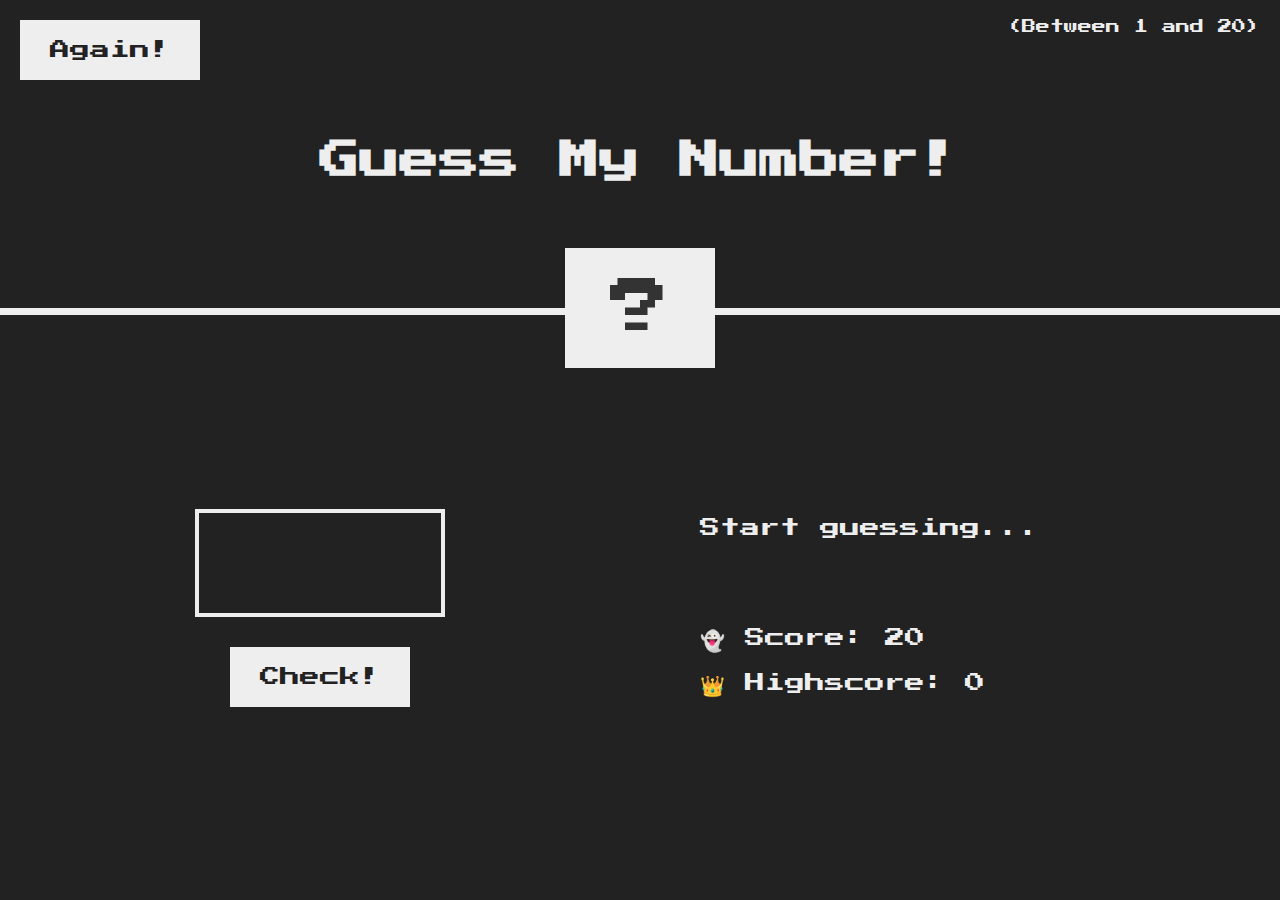
<file: GUESS-MY-NUMBER/index.html>
<!DOCTYPE html>
<html lang="en">
  <head>
    <meta charset="UTF-8" />
    <meta http-equiv="X-UA-Compatible" content="IE=edge" />
    <meta name="viewport" content="width=device-width, initial-scale=1.0" />
    <title>Guess My Number</title>
    <link rel="stylesheet" href="./style.css" />
  </head>
  <body>
    <header>
      <h1>Guess My Number!</h1>
      <p class="between">(Between 1 and 20)</p>
      <button class="btn again">Again!</button>
      <div class="number">?</div>
    </header>
    <main>
      <section class="left">
        <input type="number" class="guess" />
        <button class="btn check">Check!</button>
      </section>
      <section class="right">
        <p class="message">Start guessing...</p>
        <p class="label-score">
          👻 Score:
          <span class="score">20</span>
        </p>
        <p class="label-highscore">
          👑 Highscore:
          <span class="highscore">0</span>
        </p>
      </section>
    </main>

    <script src="./script.js"></script>
  </body>
</html>
</file>
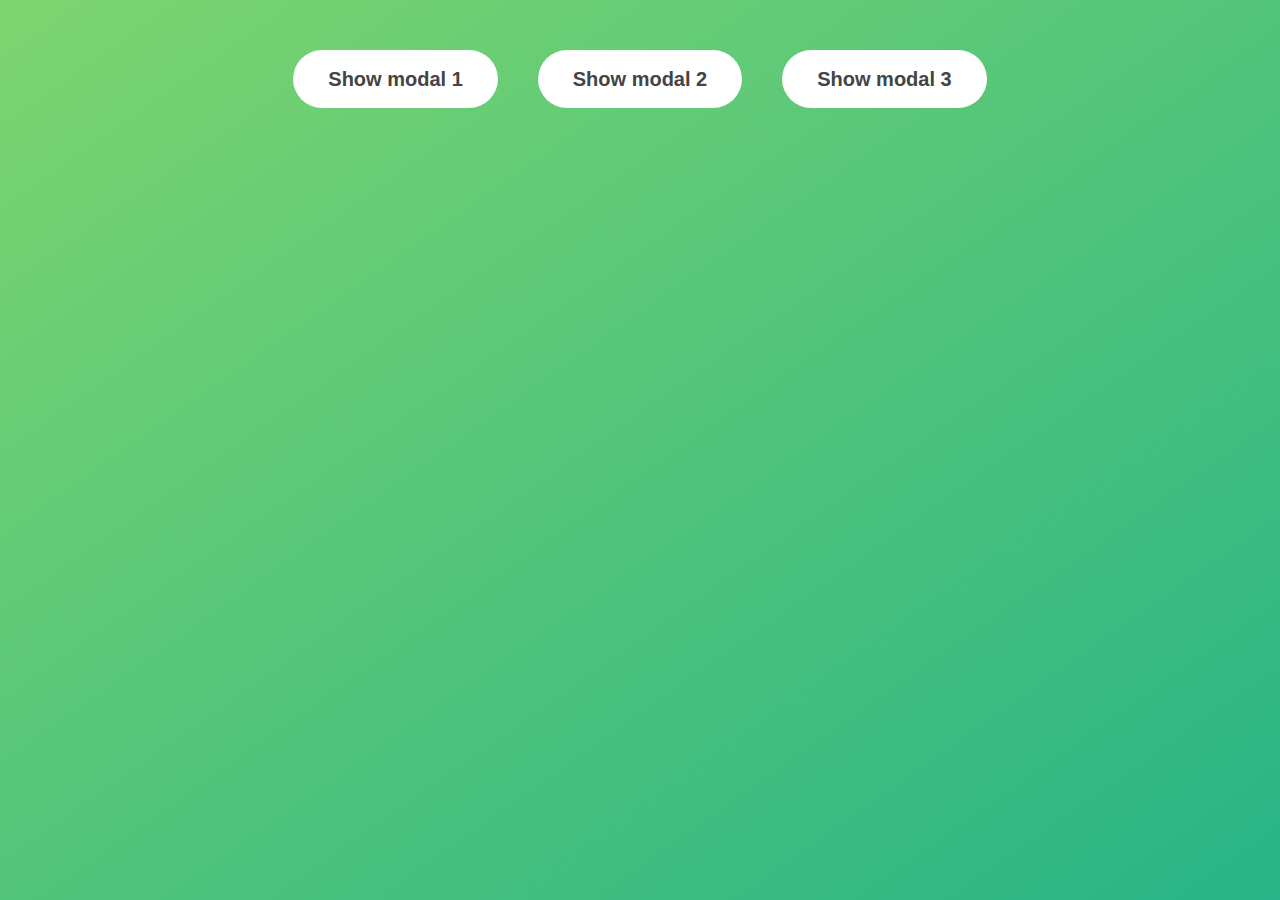
<file: MODAL/index.html>
<!DOCTYPE html>
<html lang="en">
  <head>
    <meta charset="UTF-8" />
    <meta http-equiv="X-UA-Compatible" content="IE=edge" />
    <meta name="viewport" content="width=device-width, initial-scale=1.0" />
    <title>Model window</title>
    <link rel="stylesheet" href="./style.css" />
  </head>
  <body>
    <button class="show-modal">Show modal 1</button>
    <button class="show-modal">Show modal 2</button>
    <button class="show-modal">Show modal 3</button>

    <div class="modal hidden">
      <button class="close-modal">&times;</button>
      <h1>I'm a modal window 🥰</h1>
      <p>
        Lorem ipsum dolor sit amet, consectetur adipisicing elit, sed do eiusmod
        tempor incididunt ut labore et dolore magna aliqua. Ut enim ad minim
        veniam, quis nostrud exercitation ullamco laboris nisi ut aliquip ex ea
        commodo consequat. Duis aute irure dolor in reprehenderit in voluptate
        velit esse cillum dolore eu fugiat nulla pariatur. Excepteur sint
        occaecat cupidatat non proident, sunt in culpa qui officia deserunt
        mollit anim id est laborum.
      </p>
    </div>
    <div class="overlay hidden"></div>

    <script src="./script.js"></script>
  </body>
</html>
</file>
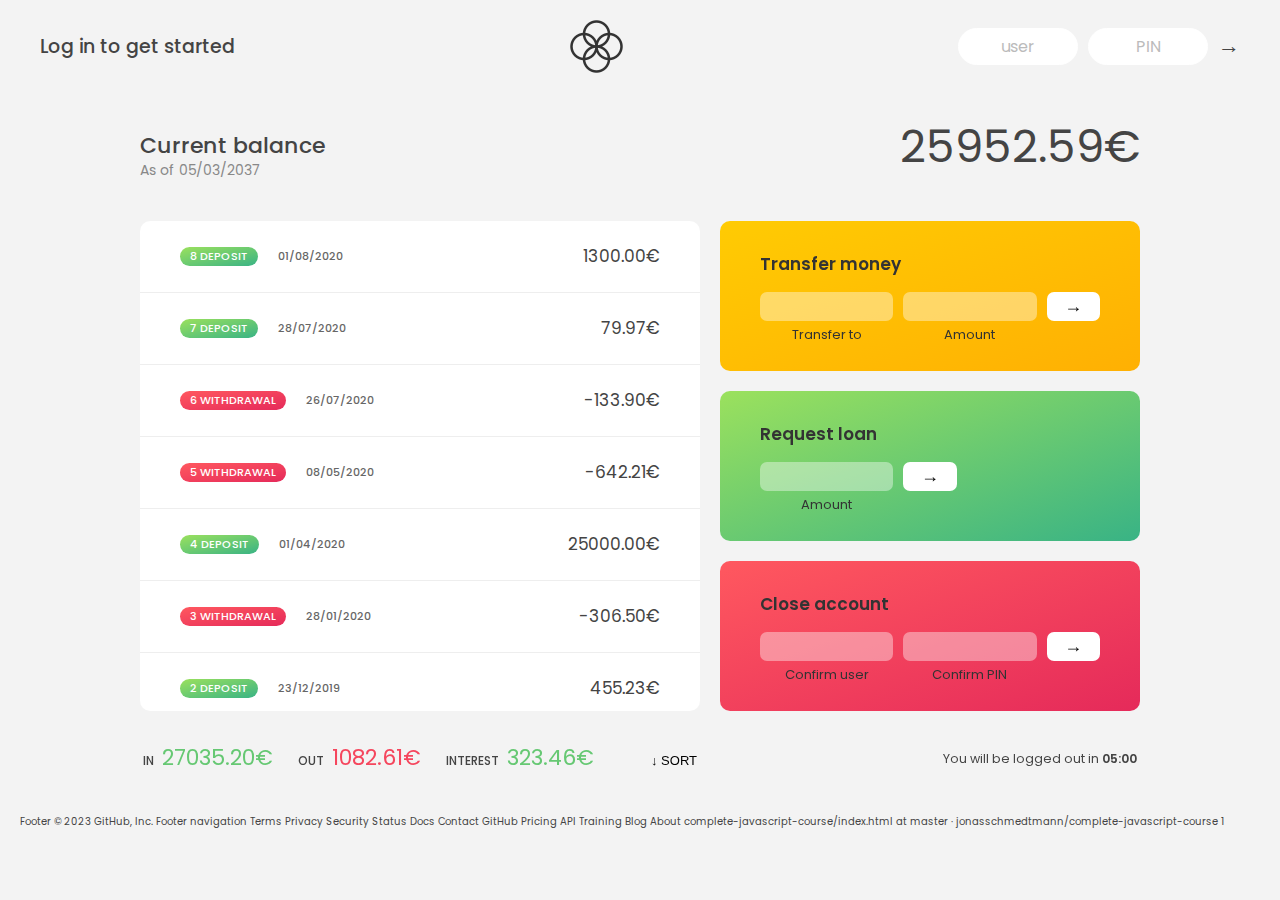
<file: NUMBERS-DATES-TIMES/index.html>
<!DOCTYPE html>
<html lang="en">
  <head>
    <meta charset="UTF-8" />
    <meta name="viewport" content="width=device-width, initial-scale=1.0" />
    <meta http-equiv="X-UA-Compatible" content="ie=edge" />
    <link rel="shortcut icon" type="image/png" href="/icon.png" />

    <link
      href="https://fonts.googleapis.com/css?family=Poppins:400,500,600&display=swap"
      rel="stylesheet"
    />

    <link rel="stylesheet" href="style.css" />
    <title>Bankist</title>
  </head>
  <body>
    <!-- TOP NAVIGATION -->
    <nav>
      <p class="welcome">Log in to get started</p>
      <img src="logo.png" alt="Logo" class="logo" />
      <form class="login">
        <input
          type="text"
          placeholder="user"
          class="login__input login__input--user"
        />
        <!-- In practice, use type="password" -->
        <input
          type="text"
          placeholder="PIN"
          maxlength="4"
          class="login__input login__input--pin"
        />
        <button class="login__btn">&rarr;</button>
      </form>
    </nav>

    <main class="app">
      <!-- BALANCE -->
      <div class="balance">
        <div>
          <p class="balance__label">Current balance</p>
          <p class="balance__date">
            As of <span class="date">05/03/2037</span>
          </p>
        </div>
        <p class="balance__value">0000€</p>
      </div>

      <!-- MOVEMENTS -->
      <div class="movements">
        <div class="movements__row">
          <div class="movements__type movements__type--deposit">2 deposit</div>
          <div class="movements__date">3 days ago</div>
          <div class="movements__value">4 000€</div>
        </div>
        <div class="movements__row">
          <div class="movements__type movements__type--withdrawal">
            1 withdrawal
          </div>
          <div class="movements__date">24/01/2037</div>
          <div class="movements__value">-378€</div>
        </div>
      </div>

      <!-- SUMMARY -->
      <div class="summary">
        <p class="summary__label">In</p>
        <p class="summary__value summary__value--in">0000€</p>
        <p class="summary__label">Out</p>
        <p class="summary__value summary__value--out">0000€</p>
        <p class="summary__label">Interest</p>
        <p class="summary__value summary__value--interest">0000€</p>
        <button class="btn--sort">&downarrow; SORT</button>
      </div>

      <!-- OPERATION: TRANSFERS -->
      <div class="operation operation--transfer">
        <h2>Transfer money</h2>
        <form class="form form--transfer">
          <input type="text" class="form__input form__input--to" />
          <input type="number" class="form__input form__input--amount" />
          <button class="form__btn form__btn--transfer">&rarr;</button>
          <label class="form__label">Transfer to</label>
          <label class="form__label">Amount</label>
        </form>
      </div>

      <!-- OPERATION: LOAN -->
      <div class="operation operation--loan">
        <h2>Request loan</h2>
        <form class="form form--loan">
          <input type="number" class="form__input form__input--loan-amount" />
          <button class="form__btn form__btn--loan">&rarr;</button>
          <label class="form__label form__label--loan">Amount</label>
        </form>
      </div>

      <!-- OPERATION: CLOSE -->
      <div class="operation operation--close">
        <h2>Close account</h2>
        <form class="form form--close">
          <input type="text" class="form__input form__input--user" />
          <input
            type="password"
            maxlength="6"
            class="form__input form__input--pin"
          />
          <button class="form__btn form__btn--close">&rarr;</button>
          <label class="form__label">Confirm user</label>
          <label class="form__label">Confirm PIN</label>
        </form>
      </div>

      <!-- LOGOUT TIMER -->
      <p class="logout-timer">
        You will be logged out in <span class="timer">05:00</span>
      </p>
    </main>

    <!-- <footer>
      &copy; by Jonas Schmedtmann. Don't claim as your own :)
    </footer> -->

    <script src="script.js"></script>
  </body>
</html>
Footer © 2023 GitHub, Inc. Footer navigation Terms Privacy Security Status Docs
Contact GitHub Pricing API Training Blog About
complete-javascript-course/index.html at master ·
jonasschmedtmann/complete-javascript-course 1
</file>
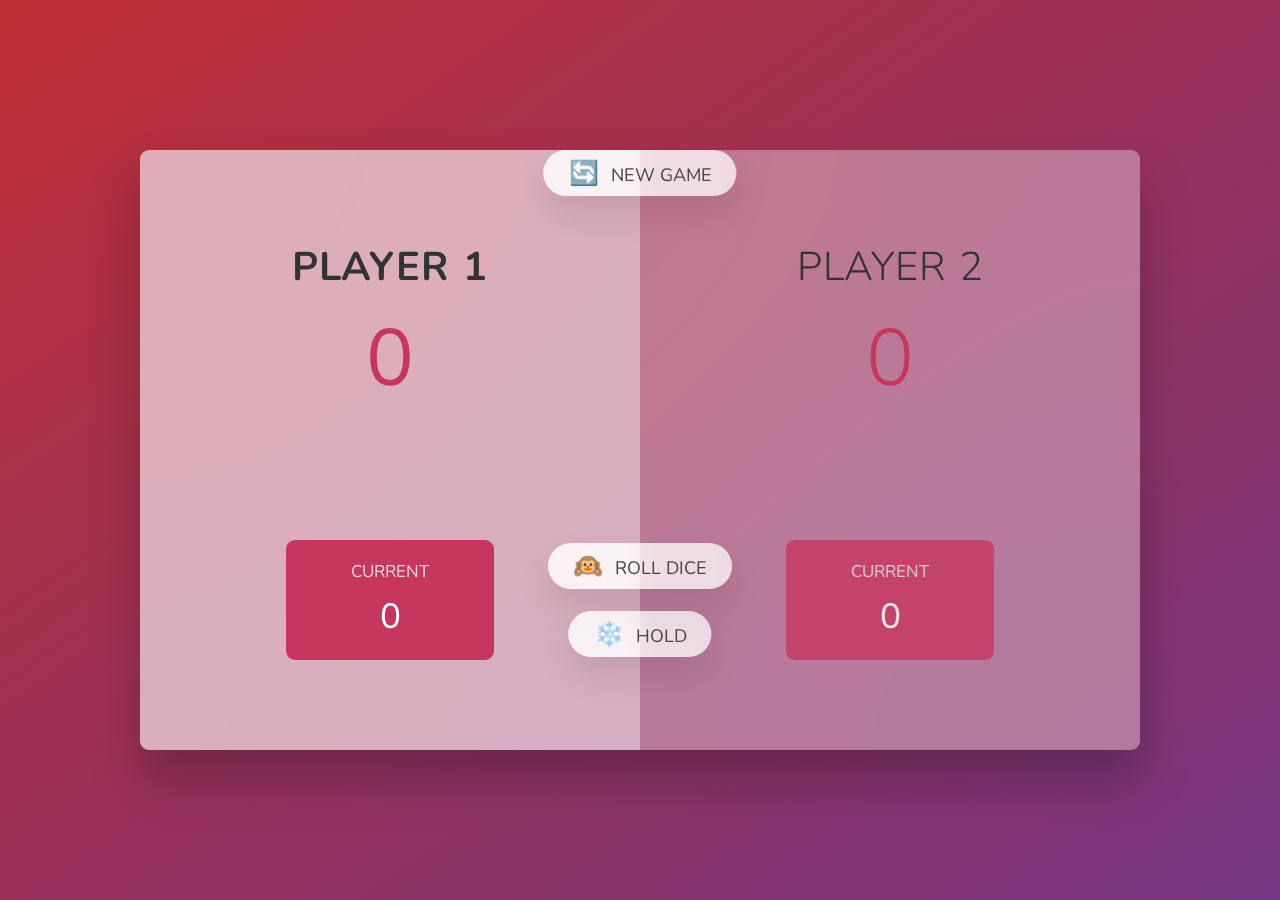
<file: PIG-GAME/index.html>
<!DOCTYPE html>
<html lang="en">
  <head>
    <meta charset="UTF-8" />
    <meta http-equiv="X-UA-Compatible" content="IE=edge" />
    <meta name="viewport" content="width=device-width, initial-scale=1.0" />
    <title>Document</title>
    <link rel="stylesheet" href="./style.css" />
  </head>
  <body>
    <main>
      <section class="player player--0 player--active">
        <h2 class="name" id="name--0">Player 1</h2>
        <p class="score" id="score--0">43</p>
        <div class="current">
          <p class="current-label">Current</p>
          <p class="current-score" id="current--0">0</p>
        </div>
      </section>
      <section class="player player--1">
        <h2 class="name" id="name--1">Player 2</h2>
        <p class="score" id="score--1">24</p>
        <div class="current">
          <p class="current-label">Current</p>
          <p class="current-score" id="current--1">0</p>
        </div>
      </section>

      <img src="./dice-5.png" alt="Playing dice" class="dice" />
      <button class="btn btn--new">🔄 New game</button>
      <button class="btn btn--roll">🙉 Roll dice</button>
      <button class="btn btn--hold">❄️ Hold</button>
    </main>
  </body>
  <script src="./script.js"></script>
</html>
</file>
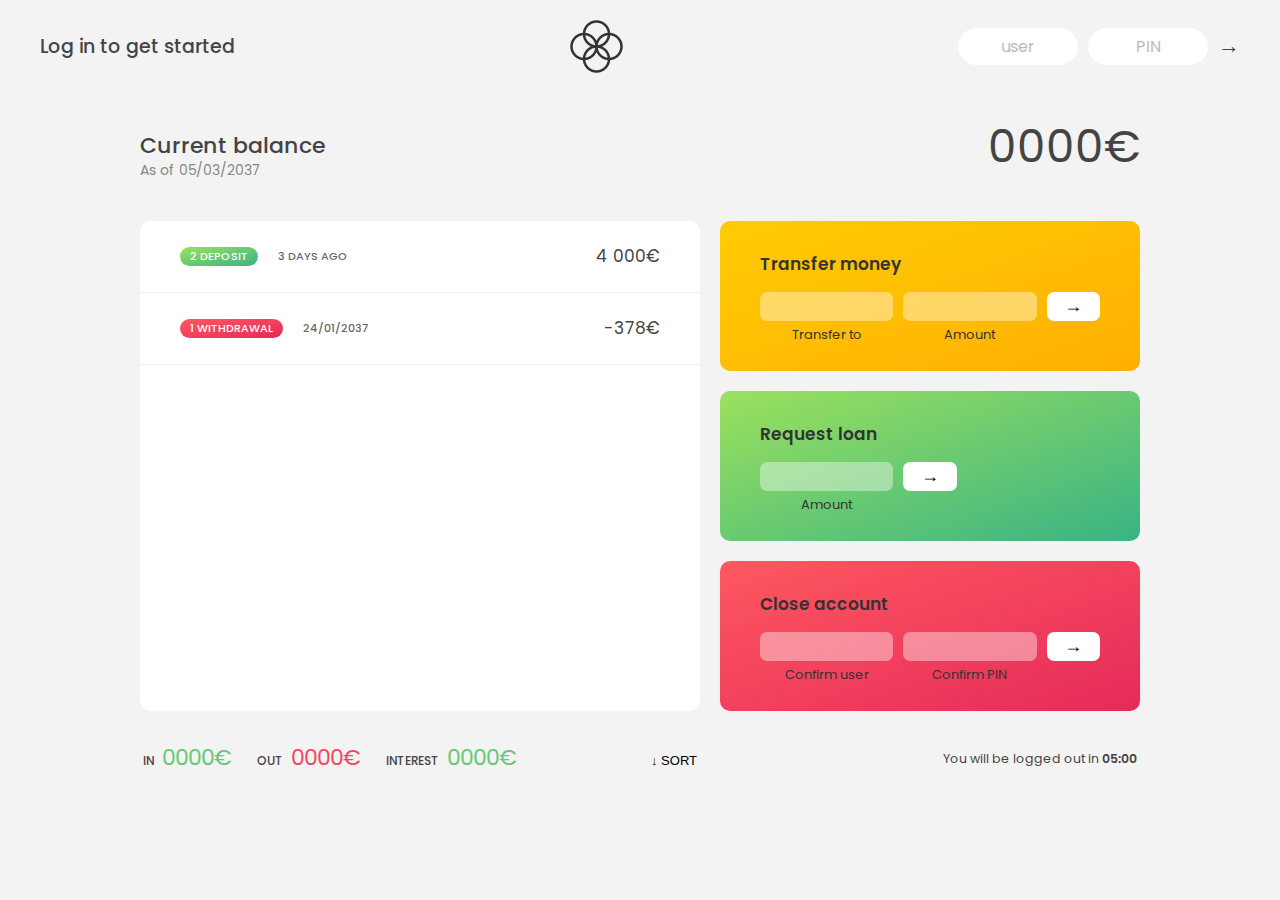
<file: WORKING-WITH-ARRAY/index.html>
<!DOCTYPE html>
<html lang="en">
  <head>
    <meta charset="UTF-8" />
    <meta name="viewport" content="width=device-width, initial-scale=1.0" />
    <meta http-equiv="X-UA-Compatible" content="ie=edge" />
    <link rel="shortcut icon" type="image/png" href="/icon.png" />

    <link
      href="https://fonts.googleapis.com/css?family=Poppins:400,500,600&display=swap"
      rel="stylesheet"
    />

    <link rel="stylesheet" href="style.css" />
    <title>Bankist</title>
  </head>
  <body>
    <!-- TOP NAVIGATION -->
    <nav>
      <p class="welcome">Log in to get started</p>
      <img src="logo.png" alt="Logo" class="logo" />
      <form class="login">
        <input
          type="text"
          placeholder="user"
          class="login__input login__input--user"
        />
        <!-- In practice, use type="password" -->
        <input
          type="text"
          placeholder="PIN"
          maxlength="4"
          class="login__input login__input--pin"
        />
        <button class="login__btn">&rarr;</button>
      </form>
    </nav>

    <main class="app">
      <!-- BALANCE -->
      <div class="balance">
        <div>
          <p class="balance__label">Current balance</p>
          <p class="balance__date">
            As of <span class="date">05/03/2037</span>
          </p>
        </div>
        <p class="balance__value">0000€</p>
      </div>

      <!-- MOVEMENTS -->
      <div class="movements">
        <div class="movements__row">
          <div class="movements__type movements__type--deposit">2 deposit</div>
          <div class="movements__date">3 days ago</div>
          <div class="movements__value">4 000€</div>
        </div>
        <div class="movements__row">
          <div class="movements__type movements__type--withdrawal">
            1 withdrawal
          </div>
          <div class="movements__date">24/01/2037</div>
          <div class="movements__value">-378€</div>
        </div>
      </div>

      <!-- SUMMARY -->
      <div class="summary">
        <p class="summary__label">In</p>
        <p class="summary__value summary__value--in">0000€</p>
        <p class="summary__label">Out</p>
        <p class="summary__value summary__value--out">0000€</p>
        <p class="summary__label">Interest</p>
        <p class="summary__value summary__value--interest">0000€</p>
        <button class="btn--sort">&downarrow; SORT</button>
      </div>

      <!-- OPERATION: TRANSFERS -->
      <div class="operation operation--transfer">
        <h2>Transfer money</h2>
        <form class="form form--transfer">
          <input type="text" class="form__input form__input--to" />
          <input type="number" class="form__input form__input--amount" />
          <button class="form__btn form__btn--transfer">&rarr;</button>
          <label class="form__label">Transfer to</label>
          <label class="form__label">Amount</label>
        </form>
      </div>

      <!-- OPERATION: LOAN -->
      <div class="operation operation--loan">
        <h2>Request loan</h2>
        <form class="form form--loan">
          <input type="number" class="form__input form__input--loan-amount" />
          <button class="form__btn form__btn--loan">&rarr;</button>
          <label class="form__label form__label--loan">Amount</label>
        </form>
      </div>

      <!-- OPERATION: CLOSE -->
      <div class="operation operation--close">
        <h2>Close account</h2>
        <form class="form form--close">
          <input type="text" class="form__input form__input--user" />
          <input
            type="password"
            maxlength="6"
            class="form__input form__input--pin"
          />
          <button class="form__btn form__btn--close">&rarr;</button>
          <label class="form__label">Confirm user</label>
          <label class="form__label">Confirm PIN</label>
        </form>
      </div>

      <!-- LOGOUT TIMER -->
      <p class="logout-timer">
        You will be logged out in <span class="timer">05:00</span>
      </p>
    </main>

    <!-- <footer>
      &copy; by Jonas Schmedtmann. Don't claim as your own :)
    </footer> -->

    <script src="script.js"></script>
  </body>
</html>
</file>
<file: GUESS-MY-NUMBER/style.css>
@import url('https://fonts.googleapis.com/css?family=Press+Start+2P&display=swap');

* {
  margin: 0;
  padding: 0;
  box-sizing: inherit;
}

html {
  font-size: 62.5%;
  box-sizing: border-box;
}

body {
  font-family: 'Press Start 2P', sans-serif;
  color: #eee;
  background-color: #222;
}

/* LAYOUT */
header {
  position: relative;
  height: 35vh;
  border-bottom: 7px solid #eee;
}

main {
  height: 65vh;
  color: #eee;
  display: flex;
  align-items: center;
  justify-content: space-around;
}

.left {
  width: 52rem;
  display: flex;
  flex-direction: column;
  align-items: center;
}

.right {
  width: 52rem;
  font-size: 2rem;
}

/* ELEMENTS STYLE */
h1 {
  font-size: 4rem;
  text-align: center;
  position: absolute;
  width: 100%;
  top: 52%;
  left: 50%;
  transform: translate(-50%, -50%);
}

.number {
  background: #eee;
  color: #333;
  font-size: 6rem;
  width: 15rem;
  padding: 3rem 0rem;
  text-align: center;
  position: absolute;
  bottom: 0;
  left: 50%;
  transform: translate(-50%, 50%);
}

.between {
  font-size: 1.4rem;
  position: absolute;
  top: 2rem;
  right: 2rem;
}

.again {
  position: absolute;
  top: 2rem;
  left: 2rem;
}

.guess {
  background: none;
  border: 4px solid #eee;
  font-family: inherit;
  color: inherit;
  font-size: 5rem;
  padding: 2.5rem;
  width: 25rem;
  text-align: center;
  display: block;
  margin-bottom: 3rem;
}

.btn {
  border: none;
  background-color: #eee;
  color: #222;
  font-size: 2rem;
  font-family: inherit;
  padding: 2rem 3rem;
  cursor: pointer;
}

.btn:hover {
  background-color: #ccc;
}

.message {
  margin-bottom: 8rem;
  height: 3rem;
}

.label-score {
  margin-bottom: 2rem;
}
</file>
<file: MODAL/style.css>
* {
  margin: 0;
  padding: 0;
  box-sizing: inherit;
}

html {
  font-size: 62.5%;
  box-sizing: border-box;
}

body {
  font-family: sans-serif;
  color: #333;
  line-height: 1.5;
  height: 100vh;
  position: relative;
  display: flex;
  align-items: flex-start;
  justify-content: center;
  background: linear-gradient(to top left, #28b487, #7dd56f);
}

.show-modal {
  font-size: 2rem;
  font-weight: 600;
  padding: 1.75rem 3.5rem;
  margin: 5rem 2rem;
  border: none;
  background-color: #fff;
  color: #444;
  border-radius: 10rem;
  cursor: pointer;
}

.close-modal {
  position: absolute;
  top: 1.2rem;
  right: 2rem;
  font-size: 5rem;
  color: #333;
  cursor: pointer;
  border: none;
  background: none;
}

h1 {
  font-size: 2.5rem;
  margin-bottom: 2rem;
}

p {
  font-size: 1.8rem;
}

/* -------------------------- */
/* CLASSES TO MAKE MODAL WORK */
.hidden {
  display: none;
}

.modal {
  position: absolute;
  top: 50%;
  left: 50%;
  transform: translate(-50%, -50%);
  width: 70%;

  background-color: white;
  padding: 6rem;
  border-radius: 5px;
  box-shadow: 0 3rem 5rem rgba(0, 0, 0, 0.3);
  z-index: 10;
}

.overlay {
  position: absolute;
  top: 0;
  left: 0;
  width: 100%;
  height: 100%;
  background-color: rgba(0, 0, 0, 0.6);
  backdrop-filter: blur(3px);
  z-index: 5;
}
</file>
<file: NUMBERS-DATES-TIMES/style.css>
/*
 * Use this CSS to learn some intersting techniques,
 * in case you're wondering how I built the UI.
 * Have fun! 😁
 */

* {
  margin: 0;
  padding: 0;
  box-sizing: inherit;
}

html {
  font-size: 62.5%;
  box-sizing: border-box;
}

body {
  font-family: 'Poppins', sans-serif;
  color: #444;
  background-color: #f3f3f3;
  height: 100vh;
  padding: 2rem;
}

nav {
  display: flex;
  justify-content: space-between;
  align-items: center;
  padding: 0 2rem;
}

.welcome {
  font-size: 1.9rem;
  font-weight: 500;
}

.logo {
  height: 5.25rem;
}

.login {
  display: flex;
}

.login__input {
  border: none;
  padding: 0.5rem 2rem;
  font-size: 1.6rem;
  font-family: inherit;
  text-align: center;
  width: 12rem;
  border-radius: 10rem;
  margin-right: 1rem;
  color: inherit;
  border: 1px solid #fff;
  transition: all 0.3s;
}

.login__input:focus {
  outline: none;
  border: 1px solid #ccc;
}

.login__input::placeholder {
  color: #bbb;
}

.login__btn {
  border: none;
  background: none;
  font-size: 2.2rem;
  color: inherit;
  cursor: pointer;
  transition: all 0.3s;
}

.login__btn:hover,
.login__btn:focus,
.btn--sort:hover,
.btn--sort:focus {
  outline: none;
  color: #777;
}

/* MAIN */
.app {
  position: relative;
  max-width: 100rem;
  margin: 4rem auto;
  display: grid;
  grid-template-columns: 4fr 3fr;
  grid-template-rows: auto repeat(3, 15rem) auto;
  gap: 2rem;

  /* NOTE This creates the fade in/out anumation */
  opacity: 0;
  transition: all 1s;
}

.balance {
  grid-column: 1 / span 2;
  display: flex;
  align-items: flex-end;
  justify-content: space-between;
  margin-bottom: 2rem;
}

.balance__label {
  font-size: 2.2rem;
  font-weight: 500;
  margin-bottom: -0.2rem;
}

.balance__date {
  font-size: 1.4rem;
  color: #888;
}

.balance__value {
  font-size: 4.5rem;
  font-weight: 400;
}

/* MOVEMENTS */
.movements {
  grid-row: 2 / span 3;
  background-color: #fff;
  border-radius: 1rem;
  overflow: scroll;
}

.movements__row {
  padding: 2.25rem 4rem;
  display: flex;
  align-items: center;
  border-bottom: 1px solid #eee;
}

.movements__type {
  font-size: 1.1rem;
  text-transform: uppercase;
  font-weight: 500;
  color: #fff;
  padding: 0.1rem 1rem;
  border-radius: 10rem;
  margin-right: 2rem;
}

.movements__date {
  font-size: 1.1rem;
  text-transform: uppercase;
  font-weight: 500;
  color: #666;
}

.movements__type--deposit {
  background-image: linear-gradient(to top left, #39b385, #9be15d);
}

.movements__type--withdrawal {
  background-image: linear-gradient(to top left, #e52a5a, #ff585f);
}

.movements__value {
  font-size: 1.7rem;
  margin-left: auto;
}

/* SUMMARY */
.summary {
  grid-row: 5 / 6;
  display: flex;
  align-items: baseline;
  padding: 0 0.3rem;
  margin-top: 1rem;
}

.summary__label {
  font-size: 1.2rem;
  font-weight: 500;
  text-transform: uppercase;
  margin-right: 0.8rem;
}

.summary__value {
  font-size: 2.2rem;
  margin-right: 2.5rem;
}

.summary__value--in,
.summary__value--interest {
  color: #66c873;
}

.summary__value--out {
  color: #f5465d;
}

.btn--sort {
  margin-left: auto;
  border: none;
  background: none;
  font-size: 1.3rem;
  font-weight: 500;
  cursor: pointer;
}

/* OPERATIONS */
.operation {
  border-radius: 1rem;
  padding: 3rem 4rem;
  color: #333;
}

.operation--transfer {
  background-image: linear-gradient(to top left, #ffb003, #ffcb03);
}

.operation--loan {
  background-image: linear-gradient(to top left, #39b385, #9be15d);
}

.operation--close {
  background-image: linear-gradient(to top left, #e52a5a, #ff585f);
}

h2 {
  margin-bottom: 1.5rem;
  font-size: 1.7rem;
  font-weight: 600;
  color: #333;
}

.form {
  display: grid;
  grid-template-columns: 2.5fr 2.5fr 1fr;
  grid-template-rows: auto auto;
  gap: 0.4rem 1rem;
}

/* Exceptions for interst */
.form.form--loan {
  grid-template-columns: 2.5fr 1fr 2.5fr;
}
.form__label--loan {
  grid-row: 2;
}
/* End exceptions */

.form__input {
  width: 100%;
  border: none;
  background-color: rgba(255, 255, 255, 0.4);
  font-family: inherit;
  font-size: 1.5rem;
  text-align: center;
  color: #333;
  padding: 0.3rem 1rem;
  border-radius: 0.7rem;
  transition: all 0.3s;
}

.form__input:focus {
  outline: none;
  background-color: rgba(255, 255, 255, 0.6);
}

.form__label {
  font-size: 1.3rem;
  text-align: center;
}

.form__btn {
  border: none;
  border-radius: 0.7rem;
  font-size: 1.8rem;
  background-color: #fff;
  cursor: pointer;
  transition: all 0.3s;
}

.form__btn:focus {
  outline: none;
  background-color: rgba(255, 255, 255, 0.8);
}

.logout-timer {
  padding: 0 0.3rem;
  margin-top: 1.9rem;
  text-align: right;
  font-size: 1.25rem;
}

.timer {
  font-weight: 600;
}
</file>
<file: PIG-GAME/style.css>
@import url('https://fonts.googleapis.com/css2?family=Nunito&display=swap');

* {
  margin: 0;
  padding: 0;
  box-sizing: inherit;
}

html {
  font-size: 62.5%;
  box-sizing: border-box;
}

body {
  font-family: 'Nunito', sans-serif;
  font-weight: 400;
  height: 100vh;
  color: #333;
  background-image: linear-gradient(to top left, #753682 0%, #bf2e34 100%);
  display: flex;
  align-items: center;
  justify-content: center;
}

/* LAYOUT */
main {
  position: relative;
  width: 100rem;
  height: 60rem;
  background-color: rgba(255, 255, 255, 0.35);
  backdrop-filter: blur(200px);
  filter: blur();
  box-shadow: 0 3rem 5rem rgba(0, 0, 0, 0.25);
  border-radius: 9px;
  overflow: hidden;
  display: flex;
}

.player {
  flex: 50%;
  padding: 9rem;
  display: flex;
  flex-direction: column;
  align-items: center;
  transition: all 0.75s;
}

/* ELEMENT */
.name {
  position: relative;
  font-size: 4rem;
  text-transform: uppercase;
  letter-spacing: 1px;
  word-spacing: 2px;
  font-weight: 300;
  margin-bottom: 1rem;
}

.score {
  font-size: 8rem;
  font-weight: 300;
  color: #c7365f;
  margin-bottom: auto;
}

.player--active {
  background-color: rgba(255, 255, 255, 0.4);
}
.player--active .name {
  font-weight: 700;
}
.player--active .score {
  font-weight: 400;
}

.player--active .current {
  opacity: 1;
}

.current {
  background-color: #c7365f;
  opacity: 0.8;
  border-radius: 9px;
  color: #fff;
  width: 65%;
  padding: 2rem;
  text-align: center;
  transition: all 0.75s;
}

.current-label {
  text-transform: uppercase;
  margin-bottom: 1rem;
  font-size: 1.7rem;
  color: #ddd;
}

.current-score {
  font-size: 3.5rem;
}

/* ABSOLUTE POSITIONED ELEMENTS */
.btn {
  position: absolute;
  left: 50%;
  transform: translateX(-50%);
  color: #444;
  background: none;
  border: none;
  font-family: inherit;
  font-size: 1.8rem;
  text-transform: uppercase;
  cursor: pointer;
  font-weight: 400;
  transition: all 0.2s;

  background-color: white;
  background-color: rgba(255, 255, 255, 0.6);
  backdrop-filter: blur(10px);

  padding: 0.7rem 2.5rem;
  border-radius: 50rem;
  box-shadow: 0 1.75rem 3.5rem rgba(0, 0, 0, 0.1);
}

.btn::first-letter {
  font-size: 2.4rem;
  display: inline-block;
  margin-right: 0.7rem;
}

.btn--now {
  top: 4rem;
}
.btn--roll {
  top: 39.3rem;
}
.btn--hold {
  top: 46.1rem;
}

.btn:active {
  transform: translate(-50%, 3px);
  box-shadow: 0 1rem 2rem rgba(0, 0, 0, 0.15);
}

.btn:focus {
  outline: none;
}

.dice {
  position: absolute;
  left: 50%;
  top: 16.5rem;
  transform: translate(-50%);
  height: 10rem;
  box-shadow: 0 2rem 5rem rgba(0, 0, 0, 0.2);
}

.player--winner {
  background-color: #2f2f2f;
}

.player--winner .name {
  font-weight: 700;
  color: #c7365f;
}

.hidden {
  display: none;
}
</file>
<file: WORKING-WITH-ARRAY/style.css>
/*
 * Use this CSS to learn some intersting techniques,
 * in case you're wondering how I built the UI.
 * Have fun! 😁
 */

* {
  margin: 0;
  padding: 0;
  box-sizing: inherit;
}

html {
  font-size: 62.5%;
  box-sizing: border-box;
}

body {
  font-family: 'Poppins', sans-serif;
  color: #444;
  background-color: #f3f3f3;
  height: 100vh;
  padding: 2rem;
}

nav {
  display: flex;
  justify-content: space-between;
  align-items: center;
  padding: 0 2rem;
}

.welcome {
  font-size: 1.9rem;
  font-weight: 500;
}

.logo {
  height: 5.25rem;
}

.login {
  display: flex;
}

.login__input {
  border: none;
  padding: 0.5rem 2rem;
  font-size: 1.6rem;
  font-family: inherit;
  text-align: center;
  width: 12rem;
  border-radius: 10rem;
  margin-right: 1rem;
  color: inherit;
  border: 1px solid #fff;
  transition: all 0.3s;
}

.login__input:focus {
  outline: none;
  border: 1px solid #ccc;
}

.login__input::placeholder {
  color: #bbb;
}

.login__btn {
  border: none;
  background: none;
  font-size: 2.2rem;
  color: inherit;
  cursor: pointer;
  transition: all 0.3s;
}

.login__btn:hover,
.login__btn:focus,
.btn--sort:hover,
.btn--sort:focus {
  outline: none;
  color: #777;
}

/* MAIN */
.app {
  position: relative;
  max-width: 100rem;
  margin: 4rem auto;
  display: grid;
  grid-template-columns: 4fr 3fr;
  grid-template-rows: auto repeat(3, 15rem) auto;
  gap: 2rem;

  /* NOTE This creates the fade in/out anumation */
  /* opacity: 0; */
  transition: all 1s;
}

.balance {
  grid-column: 1 / span 2;
  display: flex;
  align-items: flex-end;
  justify-content: space-between;
  margin-bottom: 2rem;
}

.balance__label {
  font-size: 2.2rem;
  font-weight: 500;
  margin-bottom: -0.2rem;
}

.balance__date {
  font-size: 1.4rem;
  color: #888;
}

.balance__value {
  font-size: 4.5rem;
  font-weight: 400;
}

/* MOVEMENTS */
.movements {
  grid-row: 2 / span 3;
  background-color: #fff;
  border-radius: 1rem;
  overflow: scroll;
}

.movements__row {
  padding: 2.25rem 4rem;
  display: flex;
  align-items: center;
  border-bottom: 1px solid #eee;
}

.movements__type {
  font-size: 1.1rem;
  text-transform: uppercase;
  font-weight: 500;
  color: #fff;
  padding: 0.1rem 1rem;
  border-radius: 10rem;
  margin-right: 2rem;
}

.movements__date {
  font-size: 1.1rem;
  text-transform: uppercase;
  font-weight: 500;
  color: #666;
}

.movements__type--deposit {
  background-image: linear-gradient(to top left, #39b385, #9be15d);
}

.movements__type--withdrawal {
  background-image: linear-gradient(to top left, #e52a5a, #ff585f);
}

.movements__value {
  font-size: 1.7rem;
  margin-left: auto;
}

/* SUMMARY */
.summary {
  grid-row: 5 / 6;
  display: flex;
  align-items: baseline;
  padding: 0 0.3rem;
  margin-top: 1rem;
}

.summary__label {
  font-size: 1.2rem;
  font-weight: 500;
  text-transform: uppercase;
  margin-right: 0.8rem;
}

.summary__value {
  font-size: 2.2rem;
  margin-right: 2.5rem;
}

.summary__value--in,
.summary__value--interest {
  color: #66c873;
}

.summary__value--out {
  color: #f5465d;
}

.btn--sort {
  margin-left: auto;
  border: none;
  background: none;
  font-size: 1.3rem;
  font-weight: 500;
  cursor: pointer;
}

/* OPERATIONS */
.operation {
  border-radius: 1rem;
  padding: 3rem 4rem;
  color: #333;
}

.operation--transfer {
  background-image: linear-gradient(to top left, #ffb003, #ffcb03);
}

.operation--loan {
  background-image: linear-gradient(to top left, #39b385, #9be15d);
}

.operation--close {
  background-image: linear-gradient(to top left, #e52a5a, #ff585f);
}

h2 {
  margin-bottom: 1.5rem;
  font-size: 1.7rem;
  font-weight: 600;
  color: #333;
}

.form {
  display: grid;
  grid-template-columns: 2.5fr 2.5fr 1fr;
  grid-template-rows: auto auto;
  gap: 0.4rem 1rem;
}

/* Exceptions for interst */
.form.form--loan {
  grid-template-columns: 2.5fr 1fr 2.5fr;
}
.form__label--loan {
  grid-row: 2;
}
/* End exceptions */

.form__input {
  width: 100%;
  border: none;
  background-color: rgba(255, 255, 255, 0.4);
  font-family: inherit;
  font-size: 1.5rem;
  text-align: center;
  color: #333;
  padding: 0.3rem 1rem;
  border-radius: 0.7rem;
  transition: all 0.3s;
}

.form__input:focus {
  outline: none;
  background-color: rgba(255, 255, 255, 0.6);
}

.form__label {
  font-size: 1.3rem;
  text-align: center;
}

.form__btn {
  border: none;
  border-radius: 0.7rem;
  font-size: 1.8rem;
  background-color: #fff;
  cursor: pointer;
  transition: all 0.3s;
}

.form__btn:focus {
  outline: none;
  background-color: rgba(255, 255, 255, 0.8);
}

.logout-timer {
  padding: 0 0.3rem;
  margin-top: 1.9rem;
  text-align: right;
  font-size: 1.25rem;
}

.timer {
  font-weight: 600;
}
</file>
